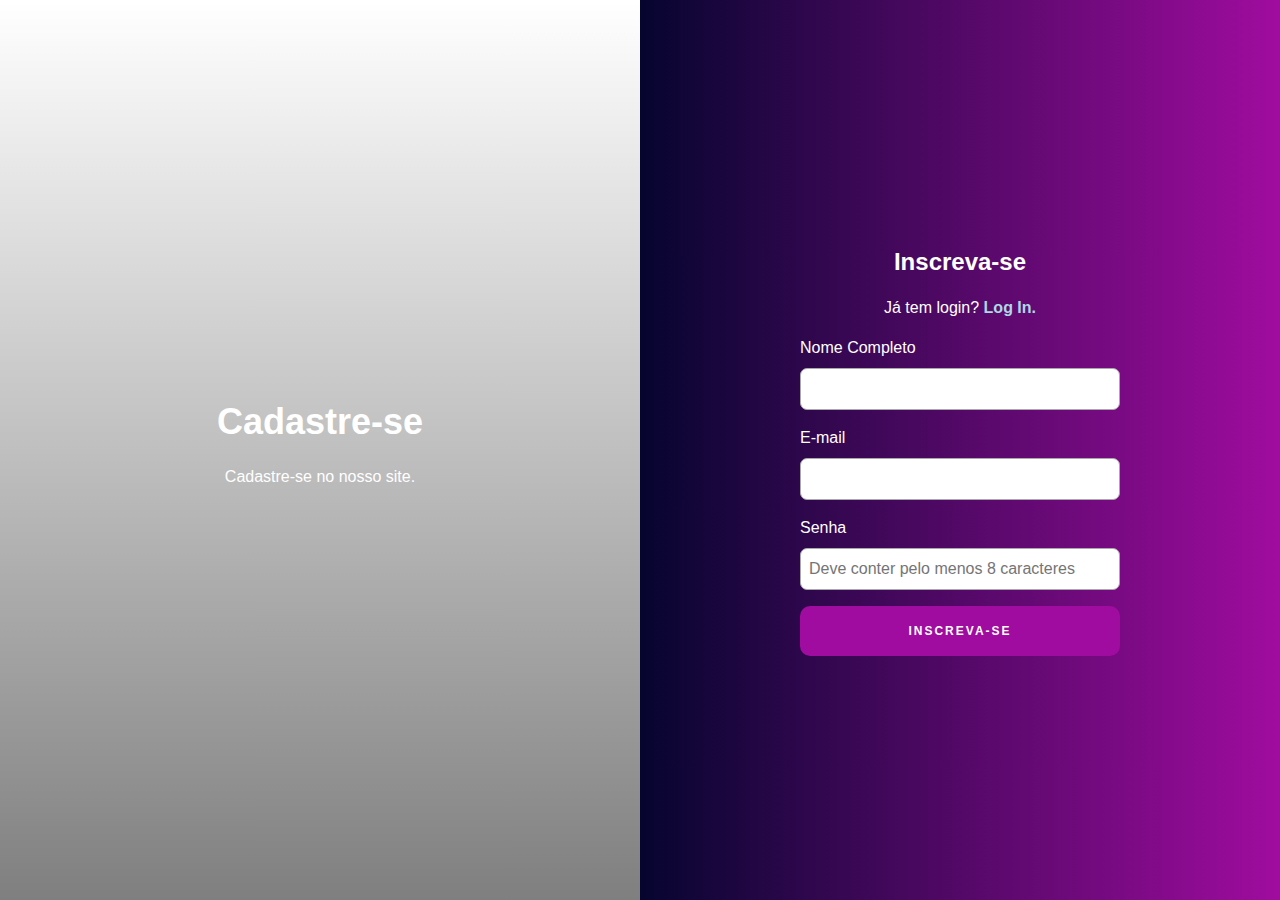
<file: Dia 04/index.html>
<!DOCTYPE html>
<html lang="en">
<head>
    <meta charset="UTF-8">
    <meta http-equiv="X-UA-Compatible" content="IE=edge">
    <meta name="viewport" content="width=device-width, initial-scale=1.0">
    <link rel="stylesheet" href="./style.css">
    <title>Formulário</title>
</head>
<body>
    <div class="pagina">
        <div class="imagem">
            <section class="texto">
                <h1>Cadastre-se</h1>
                <p>Cadastre-se no nosso site.</p>
            </section>
        </div>
        <div class="formulario">
            <form>
                <section class="texto">
                    <h2>Inscreva-se</h2>
                    <div>
                        <p>Já tem login? <a href="#">
                           <strong>Log In.</strong></a>         
                        </p>
                    </div>
                </section>
                <div class="input">
                    <label for="name">Nome Completo</label> 
                    <input id="name" name="name" type="text">
                </div>
                </section>
                <div class="input">
                    <label for="e-mail">E-mail</label> 
                    <input id="e-mail" name="e-mail" type="email">
                </div>
                </section>
                <div class="input">
                    <label for="password">Senha</label> 
                    <input id="password" name="password" placeholder="Deve conter pelo menos 8 caracteres" type="password">
                </div>
                <button class="btn" type="submit">Inscreva-se</button>
            </form>
        </div>
    </div>
</body>
</html>
</file>
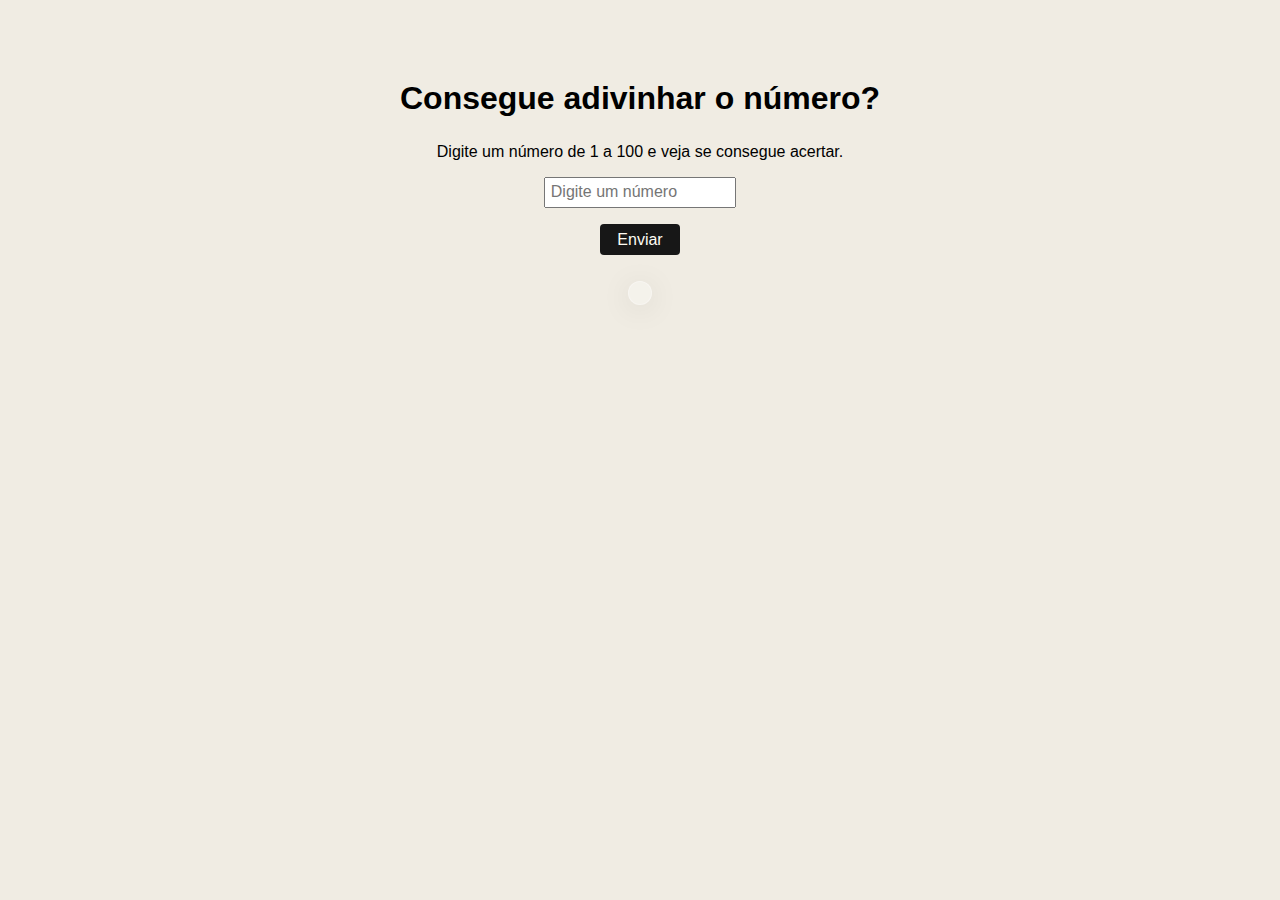
<file: Dia 08/index.html>
<!DOCTYPE html>
<html lang="en">
<head>
    <meta charset="UTF-8">
    <meta http-equiv="X-UA-Compatible" content="IE=edge">
    <meta name="viewport" content="width=device-width, initial-scale=1.0">
    <link rel="stylesheet" href="./style.css">
    <title>Adivinhe o número</title>
</head>
<body>
    <main class="container">
        <h1>Consegue adivinhar o número?</h1>
        <p class="instrucao">Digite um número de 1 a 100 e veja se consegue acertar.</p>
        <input id="number" type="text" placeholder="Digite um número">
        <button id="btn">Enviar</button>

        <div id="resposta"></div>
    </main>
    <script src="https://code.jquery.com/jquery-3.6.0.min.js" integrity="sha256-/xUj+3OJU5yExlq6GSYGSHk7tPXikynS7ogEvDej/m4=" crossorigin="anonymous"></script>
    <script src="./index.js"></script>
</body>
</html>
</file>
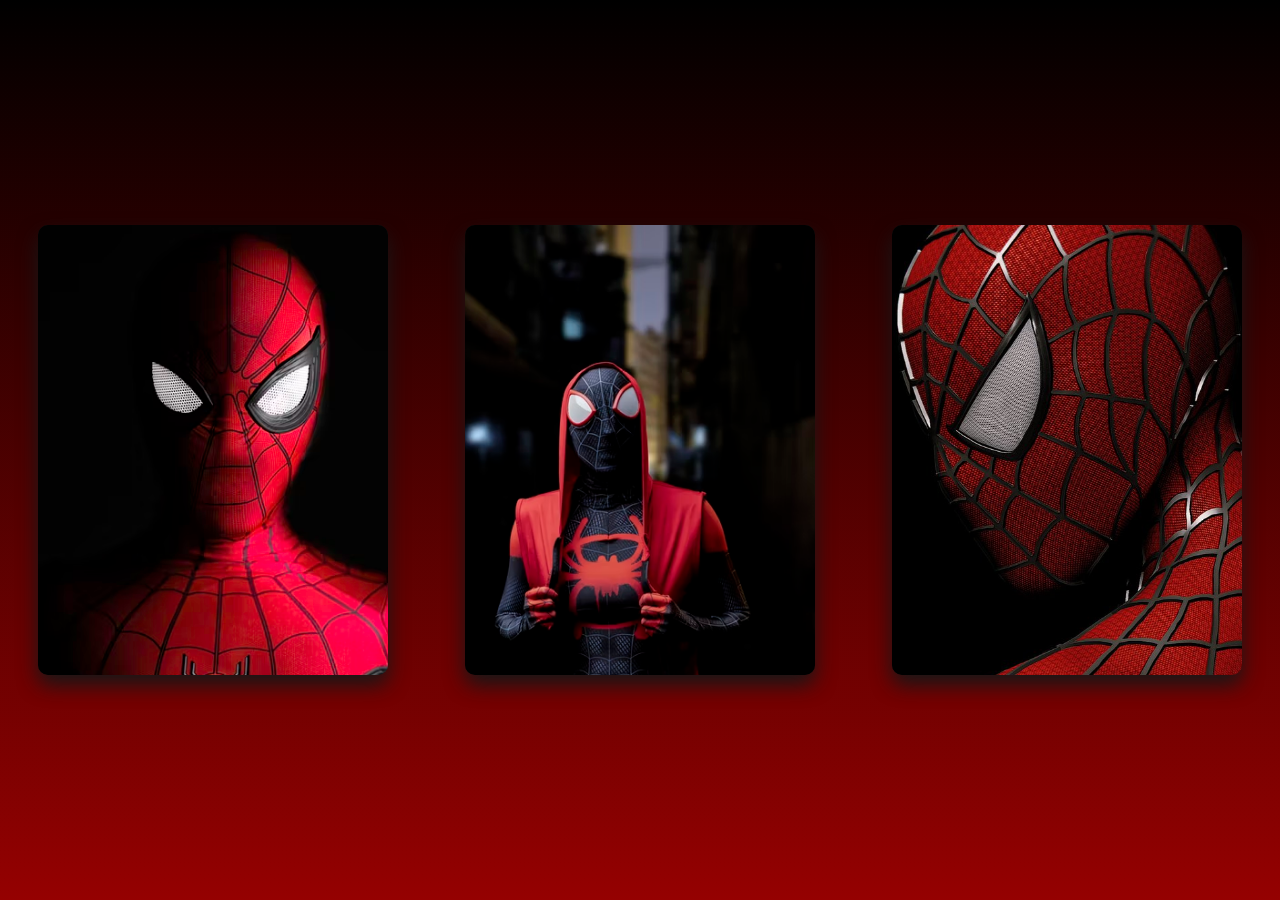
<file: Dia 02/card-hover.html>
<!DOCTYPE html>
<html>
<head>
<meta charset="utf-8">
<meta name="viewport" content="initial-scale=1.0, maximum-scale=1.0, user-scalable=1">
<title>Home</title>
<link rel="stylesheet" href="style.css">
</head>
<body>

<div class="card">
	<img src="img/tom-holland.jpg">
	<div class="texto">
		<h3>Peter Parker</h3>
		<p>Da trilogia (Homecoming, Far from home e No way home) com o Tom Holland.</p>
		<a href="#">Leia Mais</a>
	</div>
</div>

<div class="card">
        <img src="img/miles-morales.jpg">
        <div class="texto">
            <h3>Miles Morales</h3>
            <p>De Spider-man: Into the Spider-Verse, Miles Morales se torna o Homem-aranha.</p>
            <a href="#">Leia Mais</a>
        </div>
</div>

<div class="card">
	<img src="img/spider.jpg">
	<div class="texto">
		<h3>Peter Parker</h3>
		<p>Da trilogia com Tobey Maguire.</p>
		<a href="#">Leia Mais</a>
	</div>
</div>

</body>
</html>
</file>
<file: Dia 04/style.css>
* {
    margin: 0;
    padding: 0;
    font-family: 'Lucida Sans', 'Lucida Sans Regular', 'Lucida Grande', 'Lucida Sans Unicode', Geneva, Verdana, sans-serif;
    line-height: 1.5;
    
}

h1 {
    font-size: 2.25rem;
    font-weight: 700;
}

h1:hover {
    font-size: 70px;
}

h2 {
    font-size: 1.5rem;
    font-weight: 700;
}

a {
    text-decoration: none;
    color: lightblue;
}

a:hover {
    text-decoration: underline;
}

.pagina {
    display: flex;
    flex-direction: column;
    height: 100vw;
}

.imagem {
    height: 200px;
}
    

.imagem, .formulario {
    display: flex;
    justify-content: center;
    align-items: center;
    margin: 0;
}

.imagem {
    background: linear-gradient(rgba(0,0,0,0), rgba(0,0,0,0.5)), url(https://images.unsplash.com/photo-1573767291321-c0af2eaf5266?ixlib=rb-1.2.1&ixid=MnwxMjA3fDB8MHxwaG90by1wYWdlfHx8fGVufDB8fHx8&auto=format&fit=crop&w=836&q=80);
    background-size: cover;
}

.imagem, .texto {
    color: white;
    text-align: center;
}

.imagem .p {
    font-weight: 400;
}

.formulario {
    margin: 0;
    background: linear-gradient(90deg, #06052f, #a00c9f);
}

.formulario .texto {
    color: white;
    text-align: center;
}

.formulario, .texto p {
    margin: 1rem 0;
    font-size: 1rem;
}

.formulario form {
    width: 320px;
}

.input {
    color: white;
}

form input {
    display: block;
    width: 100%;
    box-sizing: border-box;
    border-radius: 7px;
    border: 1px solid darkgrey;
    padding: 0.5em;
    margin-bottom: 1rem;
    font-size: 1rem;
}

label {
    display: block;
    margin-bottom: 0.5rem;
    font-size: 1rem;
}

.btn {
    display: block;
    width: 100%;
    background: #a00c9f;
    color: white;
    font-weight: 600;
    padding: 1rem;
    border: none;
    border-radius: 10px;
    font-size: 0.75rem;
    text-transform: uppercase;
    letter-spacing: 2px;
}

.btn:hover {
    cursor: pointer;
    background: #401594;
}

@media (min-width: 800px) {
    .pagina {
        flex-direction: row;
        height: 100vh; 
    }

    .imagem, .formulario {
        display: flex;
        width: 50%;
        height:auto;
        margin: 0;
    }
}
</file>
<file: Dia 08/style.css>
* {
    margin: 0;
    padding: 0;
    box-sizing: border-box;
    font-family: 'Segoe UI', Tahoma, Geneva, Verdana, sans-serif;
}

body {
    background-color: #F0ECE3;
}

.container {
    display: flex;
    flex-direction: column;
    align-items: center;
    justify-content: center; 
    margin-top: 5rem;
}

.container h1 {
    margin-bottom: 1.6rem;
}

.container .instrucao, input {
    margin-bottom: 1rem;
}

#number {
    width: 12rem;
    font-size: 1rem;
    padding: 0.3rem;
}

#btn {
    width: 5rem;
    padding: 0.4rem;
    border: none;
    border-radius: 4px;
    font-size: 1rem;
    margin-bottom: 1.6rem;
    background-color: #171717;
    color: #FEFBF3;
    transition: filter .3s;
}

#btn:hover {
    filter: brightness(1.8);
    cursor: pointer;
}

#resposta {
    background: rgba(255, 255, 255, 0.3);
    border-radius: 16px;
    box-shadow: 0 4px 30px rgba(0, 0, 0, 0.1);
    backdrop-filter: blur(5px);
    -webkit-backdrop-filter: blur(5px);
    border: 1px solid rgba(255, 255, 255, 0.3);
    font-size: 1.2rem;
    padding: 0.7rem;
}
</file>
<file: Dia 02/style.css>
* {
	margin: 0;
	padding: 0;
	box-sizing: border-box;
}
body{
	font-family: arial;
	font-size: 16px;
	background: linear-gradient(0deg, #950101 0%, #000000 100%);
	display: flex;
	flex-wrap: wrap;
	align-items: center;
	justify-content: space-around;
	min-height: 100vh;
}
img{
	max-width: 350px;
}

.card{
	width: 350px;
	height: 450px;
	position: relative;
	overflow: hidden;
	transition: all 0.3s ease-out;
	background: linear-gradient(90deg, #171717 50%, #171717 100%);
	border-radius: 10px;
	box-shadow: 0 10px 20px #171717;
}

.card img{
	transform: scale(1.3);
	transition: all 0.3s ease-out;
}
.card:hover img{
	transform: scale(1.1) translateY(-20px); 
	opacity: 0.3
}
.card .texto{
	position: absolute;
	bottom: 0;
	left: 0;
	padding: 15px;
	width: 100%;
	text-align: center;
	color: #fff;
	font-size: 18px;
}
.card .texto h3{
	font-weight: 700;
	font-size: 32px;
	margin: 0 0 20px;
	transform: translateY(30px);
	opacity: 0;
	transition: all 0.3s ease-out;

}
.card .texto p{
	transform: translateY(30px);
	opacity: 0;
	padding-bottom: 20px;
	transition: all 0.3s ease-out 0.2s;
}
.card .texto a{
	color: #fff;
	background:#FF0000;
	display: inline-block;
	padding: 10px 25px;
	border-radius: 8px;
	text-decoration: none;
	transform: translateY(30px);
	opacity: 0;
	transition: all 0.3s ease-out 0.4s;
}
.card .texto a:hover{
	background:#950101;
}
.card:hover .texto h3{
	opacity: 1;
	transform: translateY(0px);
}
.card:hover .texto p{
	opacity: 1;
	transform: translateY(0px);
}
.card:hover .texto a{
	opacity: 1;
	transform: translateY(0px);
}

@media (max-width: 900px) {
	.card {
		margin: 20px;
	}
}
</file>
